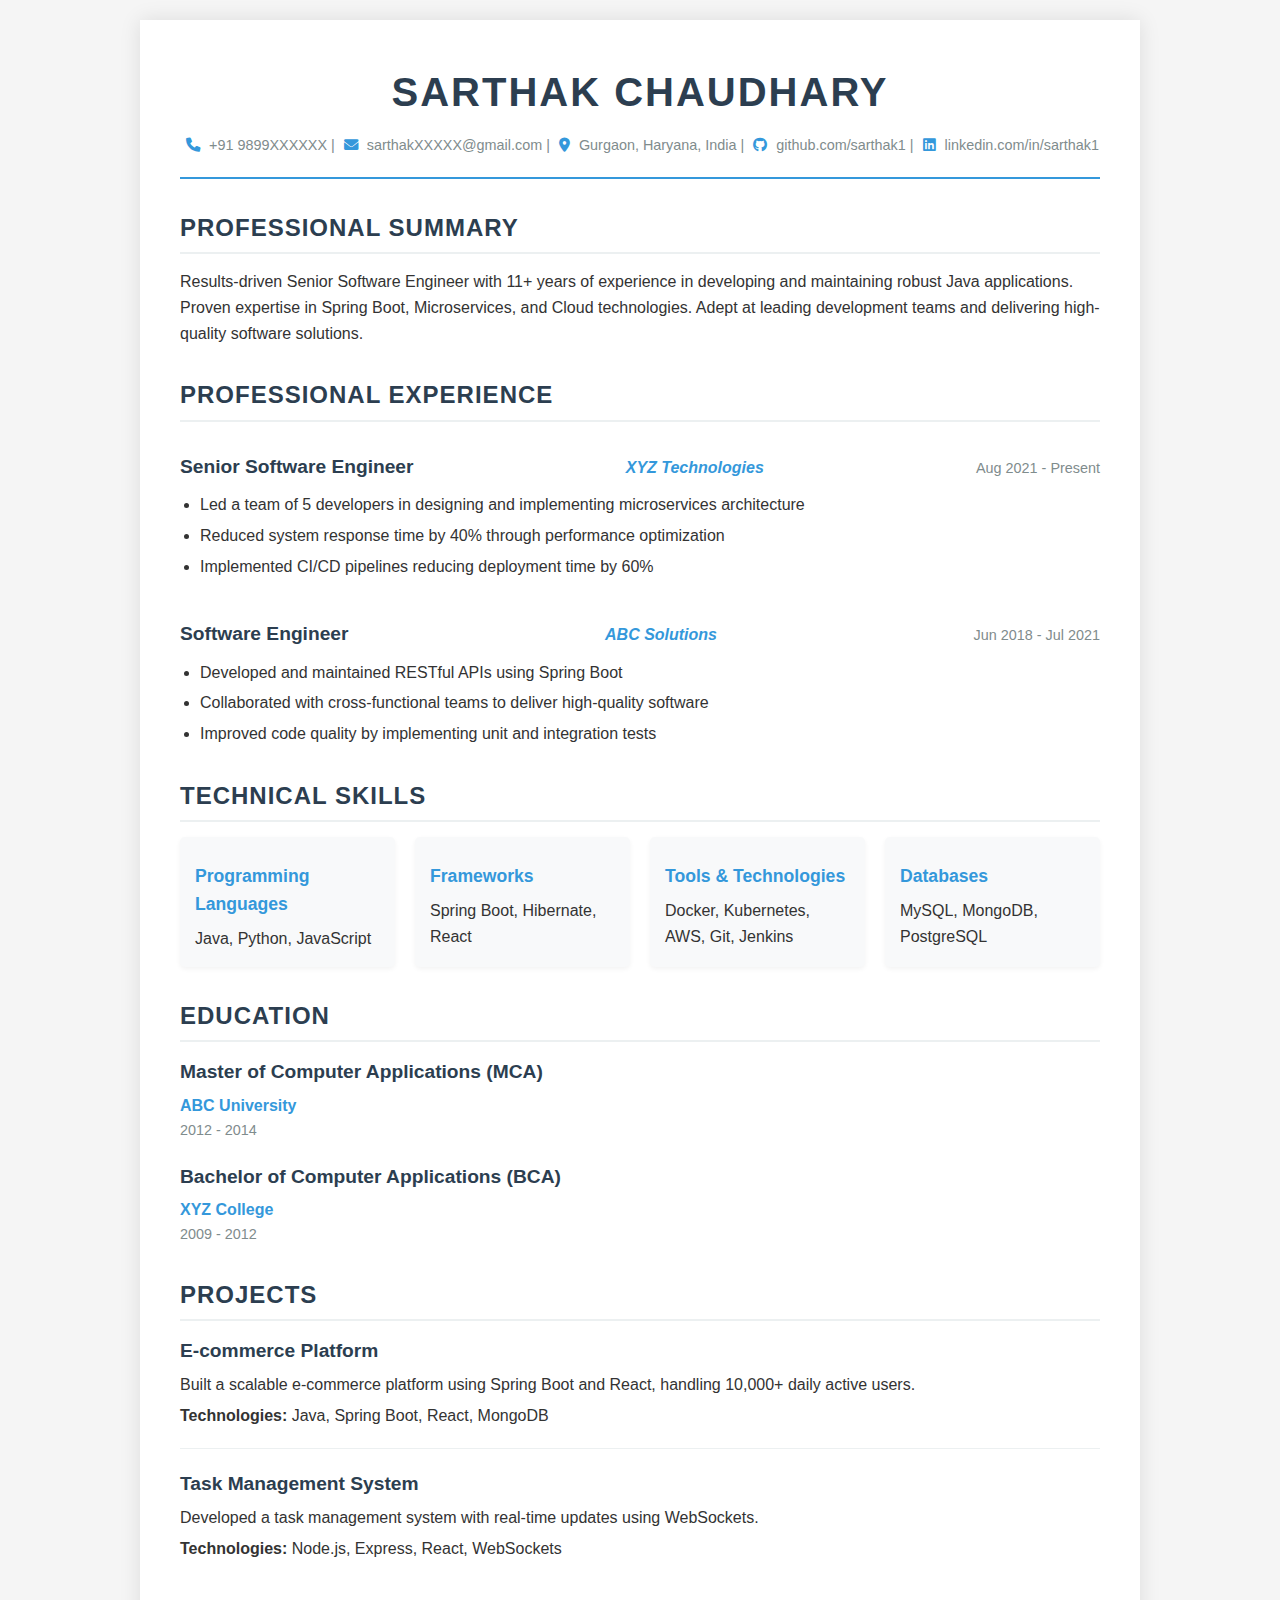
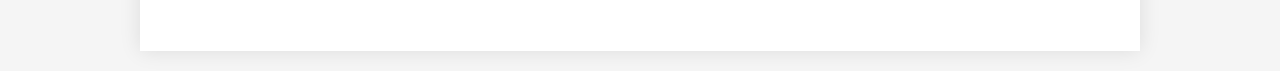
<file: index.html>
<!DOCTYPE html>
<html lang="en">
<head>
    <meta charset="UTF-8">
    <meta name="viewport" content="width=device-width, initial-scale=1.0">
    <title>Professional Resume</title>
    <link rel="stylesheet" href="styles.css">
    <link rel="stylesheet" href="https://cdnjs.cloudflare.com/ajax/libs/font-awesome/6.0.0-beta3/css/all.min.css">
</head>
<body>
    <div class="resume">
        <header>
            <div class="header-content">
                <h1>SARTHAK CHAUDHARY</h1>
                <p class="contact-info">
                    <i class="fas fa-phone"></i> +91 9899XXXXXX | 
                    <i class="fas fa-envelope"></i> sarthakXXXXX@gmail.com | 
                    <i class="fas fa-map-marker-alt"></i> Gurgaon, Haryana, India | 
                    <i class="fab fa-github"></i> github.com/sarthak1 | 
                    <i class="fab fa-linkedin"></i> linkedin.com/in/sarthak1
                </p>
            </div>
        </header>

        <section class="summary">
            <h2>PROFESSIONAL SUMMARY</h2>
            <p>Results-driven Senior Software Engineer with 11+ years of experience in developing and maintaining robust Java applications. Proven expertise in Spring Boot, Microservices, and Cloud technologies. Adept at leading development teams and delivering high-quality software solutions.</p>
        </section>

        <section class="experience">
            <h2>PROFESSIONAL EXPERIENCE</h2>
            
            <div class="job">
                <div class="job-header">
                    <h3>Senior Software Engineer</h3>
                    <p class="company">XYZ Technologies</p>
                    <p class="duration">Aug 2021 - Present</p>
                </div>
                <ul>
                    <li>Led a team of 5 developers in designing and implementing microservices architecture</li>
                    <li>Reduced system response time by 40% through performance optimization</li>
                    <li>Implemented CI/CD pipelines reducing deployment time by 60%</li>
                </ul>
            </div>

            <div class="job">
                <div class="job-header">
                    <h3>Software Engineer</h3>
                    <p class="company">ABC Solutions</p>
                    <p class="duration">Jun 2018 - Jul 2021</p>
                </div>
                <ul>
                    <li>Developed and maintained RESTful APIs using Spring Boot</li>
                    <li>Collaborated with cross-functional teams to deliver high-quality software</li>
                    <li>Improved code quality by implementing unit and integration tests</li>
                </ul>
            </div>
        </section>

        <section class="skills">
            <h2>TECHNICAL SKILLS</h2>
            <div class="skills-container">
                <div class="skill-category">
                    <h4>Programming Languages</h4>
                    <p>Java, Python, JavaScript</p>
                </div>
                <div class="skill-category">
                    <h4>Frameworks</h4>
                    <p>Spring Boot, Hibernate, React</p>
                </div>
                <div class="skill-category">
                    <h4>Tools & Technologies</h4>
                    <p>Docker, Kubernetes, AWS, Git, Jenkins</p>
                </div>
                <div class="skill-category">
                    <h4>Databases</h4>
                    <p>MySQL, MongoDB, PostgreSQL</p>
                </div>
            </div>
        </section>

        <section class="education">
            <h2>EDUCATION</h2>
            <div class="education-item">
                <h3>Master of Computer Applications (MCA)</h3>
                <p class="institution">ABC University</p>
                <p class="duration">2012 - 2014</p>
            </div>
            <div class="education-item">
                <h3>Bachelor of Computer Applications (BCA)</h3>
                <p class="institution">XYZ College</p>
                <p class="duration">2009 - 2012</p>
            </div>
        </section>

        <section class="projects">
            <h2>PROJECTS</h2>
            <div class="project">
                <h3>E-commerce Platform</h3>
                <p>Built a scalable e-commerce platform using Spring Boot and React, handling 10,000+ daily active users.</p>
                <p><strong>Technologies:</strong> Java, Spring Boot, React, MongoDB</p>
            </div>
            <div class="project">
                <h3>Task Management System</h3>
                <p>Developed a task management system with real-time updates using WebSockets.</p>
                <p><strong>Technologies:</strong> Node.js, Express, React, WebSockets</p>
            </div>
        </section>
    </div>
</body>
</html>
</file>
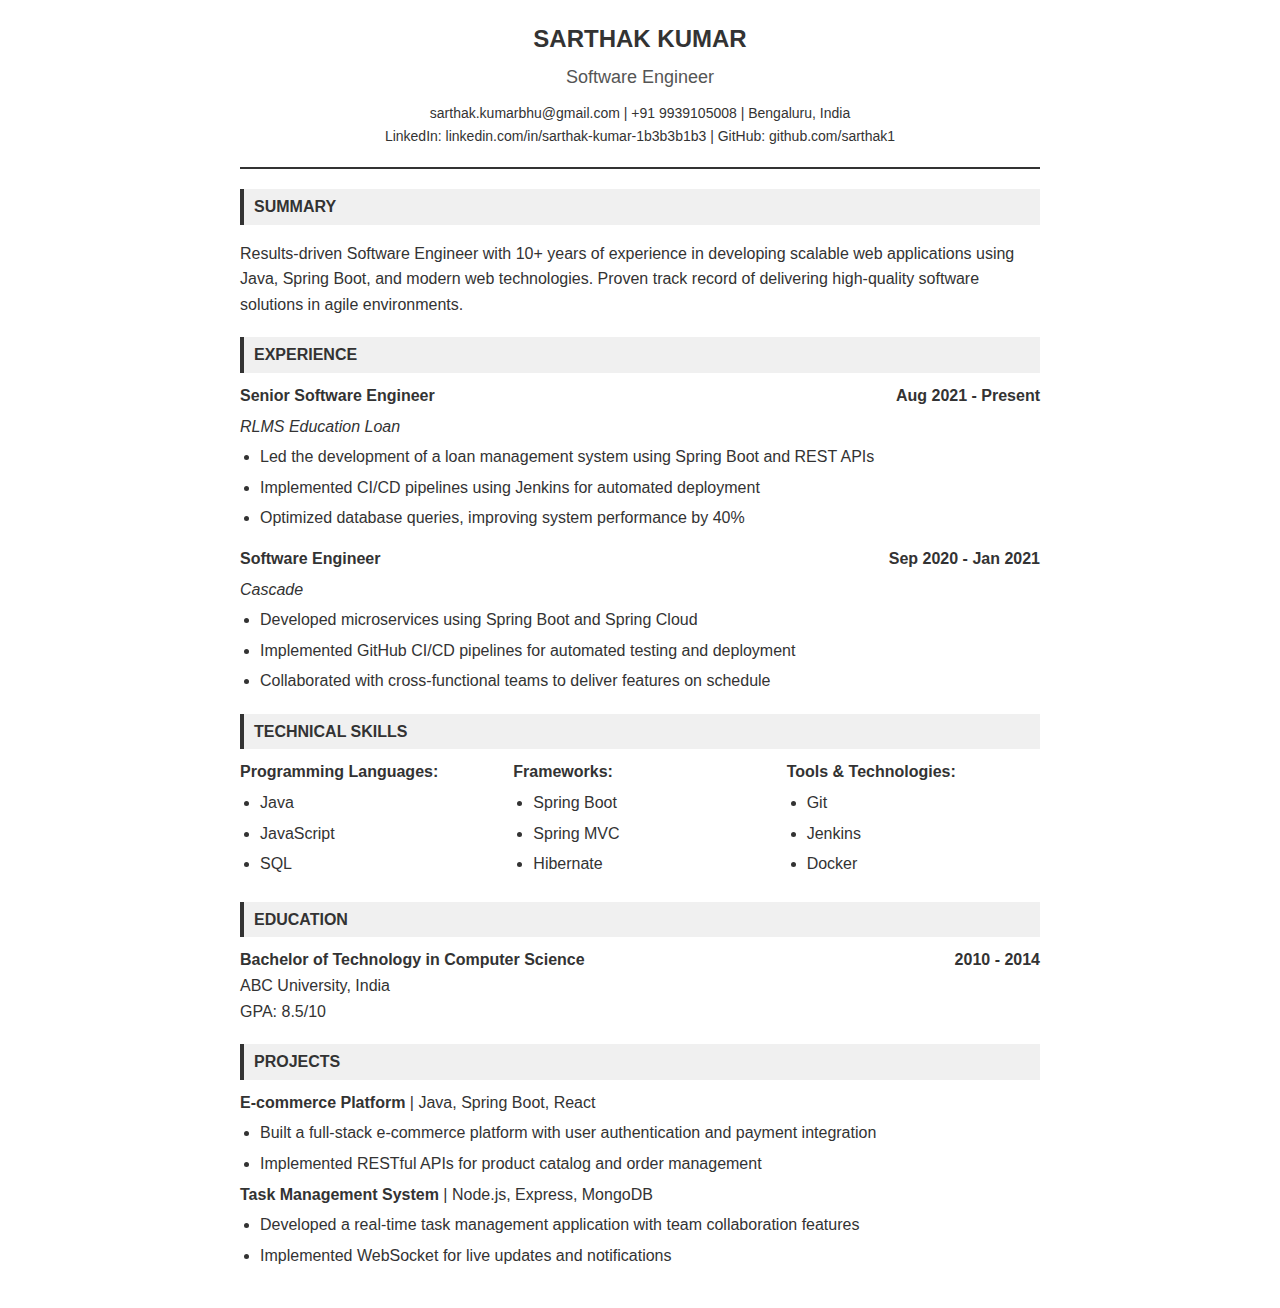
<file: resume.html>
<!DOCTYPE html>
<html lang="en">
<head>
    <meta charset="UTF-8">
    <meta name="viewport" content="width=device-width, initial-scale=1.0">
    <title>Sarthak Kumar - Resume</title>
    <style>
        body {
            font-family: Arial, sans-serif;
            line-height: 1.6;
            max-width: 800px;
            margin: 0 auto;
            padding: 20px;
            color: #333;
        }
        .header {
            text-align: center;
            margin-bottom: 20px;
            border-bottom: 2px solid #333;
            padding-bottom: 10px;
        }
        .name {
            font-size: 24px;
            font-weight: bold;
            margin: 0;
            text-transform: uppercase;
        }
        .title {
            font-size: 18px;
            color: #555;
            margin: 5px 0;
        }
        .contact-info {
            margin: 10px 0;
            font-size: 14px;
        }
        .section {
            margin-bottom: 20px;
        }
        .section-title {
            background-color: #f0f0f0;
            padding: 5px 10px;
            font-weight: bold;
            margin: 15px 0 10px 0;
            border-left: 4px solid #333;
        }
        .job {
            margin-bottom: 15px;
        }
        .job-header {
            display: flex;
            justify-content: space-between;
            font-weight: bold;
        }
        .company {
            font-style: italic;
            margin: 5px 0;
        }
        ul {
            margin: 5px 0;
            padding-left: 20px;
        }
        li {
            margin-bottom: 5px;
        }
        .skills-container {
            display: flex;
            flex-wrap: wrap;
            gap: 20px;
        }
        .skill-category {
            flex: 1;
            min-width: 200px;
        }
        .education-item {
            margin-bottom: 10px;
        }
        .education-header {
            display: flex;
            justify-content: space-between;
            font-weight: bold;
        }
    </style>
</head>
<body>
    <div class="header">
        <h1 class="name">SARTHAK KUMAR</h1>
        <div class="title">Software Engineer</div>
        <div class="contact-info">
            sarthak.kumarbhu@gmail.com | +91 9939105008 | Bengaluru, India<br>
            LinkedIn: linkedin.com/in/sarthak-kumar-1b3b3b1b3 | GitHub: github.com/sarthak1
        </div>
    </div>

    <div class="section">
        <div class="section-title">SUMMARY</div>
        <p>Results-driven Software Engineer with 10+ years of experience in developing scalable web applications using Java, Spring Boot, and modern web technologies. Proven track record of delivering high-quality software solutions in agile environments.</p>
    </div>

    <div class="section">
        <div class="section-title">EXPERIENCE</div>
        
        <div class="job">
            <div class="job-header">
                <span>Senior Software Engineer</span>
                <span>Aug 2021 - Present</span>
            </div>
            <div class="company">RLMS Education Loan</div>
            <ul>
                <li>Led the development of a loan management system using Spring Boot and REST APIs</li>
                <li>Implemented CI/CD pipelines using Jenkins for automated deployment</li>
                <li>Optimized database queries, improving system performance by 40%</li>
            </ul>
        </div>

        <div class="job">
            <div class="job-header">
                <span>Software Engineer</span>
                <span>Sep 2020 - Jan 2021</span>
            </div>
            <div class="company">Cascade</div>
            <ul>
                <li>Developed microservices using Spring Boot and Spring Cloud</li>
                <li>Implemented GitHub CI/CD pipelines for automated testing and deployment</li>
                <li>Collaborated with cross-functional teams to deliver features on schedule</li>
            </ul>
        </div>
    </div>

    <div class="section">
        <div class="section-title">TECHNICAL SKILLS</div>
        <div class="skills-container">
            <div class="skill-category">
                <strong>Programming Languages:</strong>
                <ul>
                    <li>Java</li>
                    <li>JavaScript</li>
                    <li>SQL</li>
                </ul>
            </div>
            <div class="skill-category">
                <strong>Frameworks:</strong>
                <ul>
                    <li>Spring Boot</li>
                    <li>Spring MVC</li>
                    <li>Hibernate</li>
                </ul>
            </div>
            <div class="skill-category">
                <strong>Tools & Technologies:</strong>
                <ul>
                    <li>Git</li>
                    <li>Jenkins</li>
                    <li>Docker</li>
                </ul>
            </div>
        </div>
    </div>

    <div class="section">
        <div class="section-title">EDUCATION</div>
        <div class="education-item">
            <div class="education-header">
                <span>Bachelor of Technology in Computer Science</span>
                <span>2010 - 2014</span>
            </div>
            <div>ABC University, India</div>
            <div>GPA: 8.5/10</div>
        </div>
    </div>

    <div class="section">
        <div class="section-title">PROJECTS</div>
        <div class="project">
            <div><strong>E-commerce Platform</strong> | Java, Spring Boot, React</div>
            <ul>
                <li>Built a full-stack e-commerce platform with user authentication and payment integration</li>
                <li>Implemented RESTful APIs for product catalog and order management</li>
            </ul>
        </div>
        <div class="project">
            <div><strong>Task Management System</strong> | Node.js, Express, MongoDB</div>
            <ul>
                <li>Developed a real-time task management application with team collaboration features</li>
                <li>Implemented WebSocket for live updates and notifications</li>
            </ul>
        </div>
    </div>
</body>
</html>
</file>
<file: styles.css>
/* Global Styles */
* {
    margin: 0;
    padding: 0;
    box-sizing: border-box;
    font-family: 'Segoe UI', Tahoma, Geneva, Verdana, sans-serif;
    line-height: 1.6;
}

body {
    background-color: #f5f5f5;
    color: #333;
    padding: 20px;
}

.resume {
    max-width: 1000px;
    margin: 0 auto;
    background: white;
    padding: 40px;
    box-shadow: 0 0 20px rgba(0, 0, 0, 0.1);
}

/* Header Styles */
header {
    text-align: center;
    margin-bottom: 30px;
    padding-bottom: 20px;
    border-bottom: 2px solid #3498db;
}

h1 {
    color: #2c3e50;
    margin-bottom: 10px;
    font-size: 2.5em;
    letter-spacing: 2px;
}

.contact-info {
    color: #7f8c8d;
    font-size: 0.9em;
    margin-top: 10px;
}

.contact-info i {
    margin: 0 5px;
    color: #3498db;
}

/* Section Styles */
section {
    margin-bottom: 30px;
}

h2 {
    color: #2c3e50;
    font-size: 1.5em;
    margin-bottom: 15px;
    padding-bottom: 5px;
    border-bottom: 2px solid #ecf0f1;
    text-transform: uppercase;
    letter-spacing: 1px;
}

h3 {
    color: #2c3e50;
    font-size: 1.2em;
    margin: 15px 0 5px;
}

h4 {
    color: #2c3e50;
    font-size: 1.1em;
    margin: 10px 0 5px;
}

/* Experience Section */
.job {
    margin-bottom: 25px;
}

.job-header {
    display: flex;
    justify-content: space-between;
    align-items: baseline;
    margin-bottom: 5px;
}

.company {
    font-weight: 600;
    color: #3498db;
    font-style: italic;
}

.duration {
    color: #7f8c8d;
    font-size: 0.9em;
}

ul {
    margin-left: 20px;
}

li {
    margin-bottom: 5px;
}

/* Skills Section */
.skills-container {
    display: grid;
    grid-template-columns: repeat(auto-fill, minmax(200px, 1fr));
    gap: 20px;
    margin-top: 15px;
}

.skill-category {
    background-color: #f8f9fa;
    padding: 15px;
    border-radius: 5px;
    box-shadow: 0 2px 5px rgba(0, 0, 0, 0.05);
}

.skill-category h4 {
    color: #3498db;
    margin-bottom: 8px;
}

/* Education Section */
.education-item {
    margin-bottom: 20px;
}

.institution {
    font-weight: 600;
    color: #3498db;
}

/* Projects Section */
.project {
    margin-bottom: 20px;
    padding-bottom: 15px;
    border-bottom: 1px solid #ecf0f1;
}

.project:last-child {
    border-bottom: none;
}

.project p {
    margin: 5px 0;
}

/* Responsive Design */
@media (max-width: 768px) {
    .resume {
        padding: 20px;
    }
    
    .job-header {
        flex-direction: column;
        align-items: flex-start;
    }
    
    .duration {
        margin-top: 5px;
    }
    
    .skills-container {
        grid-template-columns: 1fr;
    }
    
    .contact-info {
        font-size: 0.8em;
        line-height: 1.8;
    }
}
</file>
